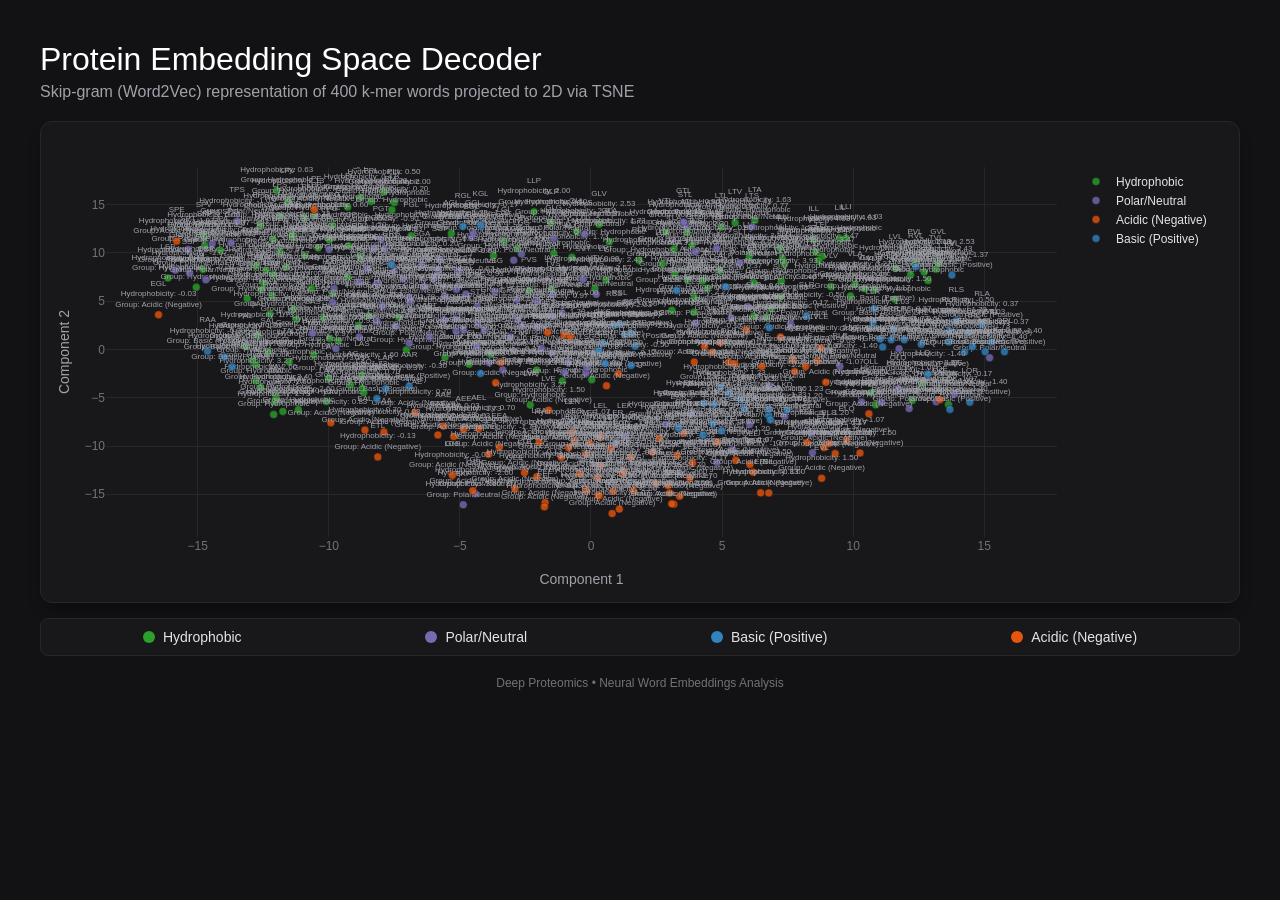
<file: output/protein_embeddings.html>
<!DOCTYPE html>
<html>
<head>
    <title>Deep Proteomics: Protein Embeddings Space</title>
    <script src="https://cdn.plot.ly/plotly-2.24.1.min.js"></script>
    <style>
        body {
            font-family: 'Helvetica Neue', Helvetica, Arial, sans-serif;
            background-color: #121214;
            color: #e4e4e7;
            margin: 0;
            padding: 20px;
        }
        .container {
            max-width: 1200px;
            margin: 0 auto;
        }
        h1 {
            color: #ffffff;
            margin-bottom: 5px;
            font-weight: 500;
        }
        p.subtitle {
            color: #a1a1aa;
            margin-top: 0;
            margin-bottom: 20px;
        }
        #plot-container {
            background-color: #18181b;
            border-radius: 12px;
            padding: 15px;
            box-shadow: 0 10px 15px -3px rgba(0, 0, 0, 0.3);
            border: 1px solid #27272a;
        }
        .footer {
            margin-top: 20px;
            text-align: center;
            font-size: 12px;
            color: #71717a;
        }
        .legend-info {
            margin-top: 15px;
            display: flex;
            justify-content: space-around;
            background-color: #18181b;
            padding: 10px;
            border-radius: 8px;
            border: 1px solid #27272a;
            font-size: 14px;
        }
        .legend-item {
            display: flex;
            align-items: center;
        }
        .legend-color {
            width: 12px;
            height: 12px;
            border-radius: 50%;
            margin-right: 8px;
        }
    </style>
</head>
<body>
    <div class="container">
        <h1>Protein Embedding Space Decoder</h1>
        <p class="subtitle">Skip-gram (Word2Vec) representation of 400 k-mer words projected to 2D via TSNE</p>
        
        <div id="plot-container">
            <div id="plot"></div>
        </div>

        <div class="legend-info">
            <div class="legend-item"><div class="legend-color" style="background-color: #2ca02c;"></div>Hydrophobic</div>
            <div class="legend-item"><div class="legend-color" style="background-color: #756bb1;"></div>Polar/Neutral</div>
            <div class="legend-item"><div class="legend-color" style="background-color: #3182bd;"></div>Basic (Positive)</div>
            <div class="legend-item"><div class="legend-color" style="background-color: #e6550d;"></div>Acidic (Negative)</div>
        </div>
        
        <div class="footer">
            Deep Proteomics &bull; Neural Word Embeddings Analysis
        </div>
    </div>

    <script>
        const rawData = [{"x": 7.298738479614258, "y": 9.457690238952637, "text": "LLL", "hydrophobicity": 3.7999999999999994, "group": "Hydrophobic"}, {"x": -2.647977352142334, "y": 2.409285545349121, "text": "SSS", "hydrophobicity": -0.8000000000000002, "group": "Polar/Neutral"}, {"x": 0.2511683702468872, "y": -13.273502349853516, "text": "EEE", "hydrophobicity": -3.5, "group": "Acidic (Negative)"}, {"x": -11.231036186218262, "y": 3.126948118209839, "text": "AAA", "hydrophobicity": 1.8, "group": "Hydrophobic"}, {"x": -11.397590637207031, "y": 11.600859642028809, "text": "PPP", "hydrophobicity": -1.6000000000000003, "group": "Hydrophobic"}, {"x": -3.8925974369049072, "y": -1.3481711149215698, "text": "SSL", "hydrophobicity": 0.7333333333333333, "group": "Polar/Neutral"}, {"x": 6.685670375823975, "y": 3.3251144886016846, "text": "SLL", "hydrophobicity": 2.2666666666666666, "group": "Hydrophobic"}, {"x": 3.9205174446105957, "y": 3.8445651531219482, "text": "LLS", "hydrophobicity": 2.2666666666666666, "group": "Hydrophobic"}, {"x": -0.19180765748023987, "y": -2.475536584854126, "text": "LSS", "hydrophobicity": 0.7333333333333334, "group": "Polar/Neutral"}, {"x": -2.073671579360962, "y": -2.136504888534546, "text": "LSL", "hydrophobicity": 2.2666666666666666, "group": "Hydrophobic"}, {"x": 4.2606520652771, "y": 7.092533111572266, "text": "ALL", "hydrophobicity": 3.133333333333333, "group": "Hydrophobic"}, {"x": -0.041941601783037186, "y": -9.748136520385742, "text": "LEE", "hydrophobicity": -1.0666666666666667, "group": "Acidic (Negative)"}, {"x": 5.522012233734131, "y": -11.484772682189941, "text": "EEL", "hydrophobicity": -1.0666666666666667, "group": "Acidic (Negative)"}, {"x": 2.7259068489074707, "y": 8.866965293884277, "text": "LLA", "hydrophobicity": 3.1333333333333333, "group": "Hydrophobic"}, {"x": -5.9782514572143555, "y": 7.3553996086120605, "text": "SGS", "hydrophobicity": -0.6666666666666666, "group": "Polar/Neutral"}, {"x": 5.3484344482421875, "y": 3.260228395462036, "text": "SLS", "hydrophobicity": 0.7333333333333334, "group": "Polar/Neutral"}, {"x": -7.510786533355713, "y": 8.18770980834961, "text": "GGG", "hydrophobicity": -0.4000000000000001, "group": "Polar/Neutral"}, {"x": 8.186372756958008, "y": -1.768499732017517, "text": "LLE", "hydrophobicity": 1.3666666666666665, "group": "Acidic (Negative)"}, {"x": 8.887677192687988, "y": -10.159236907958984, "text": "ELL", "hydrophobicity": 1.3666666666666665, "group": "Acidic (Negative)"}, {"x": -10.012693405151367, "y": -2.979623794555664, "text": "LAL", "hydrophobicity": 3.133333333333333, "group": "Hydrophobic"}, {"x": -1.4210848808288574, "y": 9.968201637268066, "text": "LLG", "hydrophobicity": 2.4, "group": "Hydrophobic"}, {"x": -14.449077606201172, "y": 10.961610794067383, "text": "SPS", "hydrophobicity": -1.0666666666666667, "group": "Polar/Neutral"}, {"x": -3.3102922439575195, "y": 11.21540355682373, "text": "LGL", "hydrophobicity": 2.4, "group": "Hydrophobic"}, {"x": -4.335526466369629, "y": 4.476054668426514, "text": "PSS", "hydrophobicity": -1.0666666666666667, "group": "Polar/Neutral"}, {"x": -12.9154634475708, "y": -1.1343255043029785, "text": "AAL", "hydrophobicity": 2.466666666666667, "group": "Hydrophobic"}, {"x": -8.731356620788574, "y": -4.018911361694336, "text": "LAA", "hydrophobicity": 2.4666666666666663, "group": "Hydrophobic"}, {"x": -15.308305740356445, "y": 7.893939971923828, "text": "SSP", "hydrophobicity": -1.0666666666666667, "group": "Polar/Neutral"}, {"x": 14.409982681274414, "y": 1.778537392616272, "text": "RLL", "hydrophobicity": 1.0333333333333332, "group": "Basic (Positive)"}, {"x": -0.5507440567016602, "y": 12.222631454467773, "text": "GLL", "hydrophobicity": 2.4, "group": "Hydrophobic"}, {"x": -8.842824935913086, "y": 1.3002732992172241, "text": "SAS", "hydrophobicity": 0.06666666666666665, "group": "Polar/Neutral"}, {"x": 12.650206565856934, "y": -3.5173096656799316, "text": "LLQ", "hydrophobicity": 1.3666666666666665, "group": "Hydrophobic"}, {"x": -6.36097526550293, "y": 6.529187202453613, "text": "GSG", "hydrophobicity": -0.5333333333333333, "group": "Polar/Neutral"}, {"x": -6.934303283691406, "y": 0.6560593843460083, "text": "ASS", "hydrophobicity": 0.06666666666666665, "group": "Polar/Neutral"}, {"x": -2.173567771911621, "y": 14.260002136230469, "text": "LLP", "hydrophobicity": 2.0, "group": "Hydrophobic"}, {"x": 10.758302688598633, "y": 2.781379461288452, "text": "LLR", "hydrophobicity": 1.0333333333333332, "group": "Basic (Positive)"}, {"x": 3.197232723236084, "y": 7.815351486206055, "text": "ALA", "hydrophobicity": 2.4666666666666663, "group": "Hydrophobic"}, {"x": 10.438497543334961, "y": 6.2984395027160645, "text": "VLL", "hydrophobicity": 3.9333333333333336, "group": "Hydrophobic"}, {"x": -6.949069023132324, "y": 5.420117378234863, "text": "GSS", "hydrophobicity": -0.6666666666666666, "group": "Polar/Neutral"}, {"x": -5.1342010498046875, "y": 6.222373962402344, "text": "SSG", "hydrophobicity": -0.6666666666666666, "group": "Polar/Neutral"}, {"x": -8.155942916870117, "y": 2.918642520904541, "text": "SSA", "hydrophobicity": 0.06666666666666665, "group": "Polar/Neutral"}, {"x": -9.246155738830566, "y": 10.734713554382324, "text": "PGP", "hydrophobicity": -1.2, "group": "Hydrophobic"}, {"x": -8.622771263122559, "y": -8.351520538330078, "text": "EAL", "hydrophobicity": 0.6999999999999998, "group": "Acidic (Negative)"}, {"x": -9.97802448272705, "y": 11.329462051391602, "text": "PPG", "hydrophobicity": -1.2, "group": "Hydrophobic"}, {"x": 6.051545143127441, "y": -7.78347110748291, "text": "LKE", "hydrophobicity": -1.2, "group": "Polar/Neutral"}, {"x": -10.563810348510742, "y": 13.888134002685547, "text": "LPP", "hydrophobicity": 0.19999999999999987, "group": "Hydrophobic"}, {"x": -7.595997333526611, "y": 14.470917701721191, "text": "PLP", "hydrophobicity": 0.19999999999999987, "group": "Hydrophobic"}, {"x": -7.501026630401611, "y": 15.21316909790039, "text": "PLL", "hydrophobicity": 2.0, "group": "Hydrophobic"}, {"x": -14.809341430664062, "y": 8.297527313232422, "text": "PSP", "hydrophobicity": -1.3333333333333333, "group": "Hydrophobic"}, {"x": 8.241552352905273, "y": -9.646194458007812, "text": "ELE", "hydrophobicity": -1.0666666666666667, "group": "Acidic (Negative)"}, {"x": 1.2841064929962158, "y": -8.9954252243042, "text": "LEK", "hydrophobicity": -1.2, "group": "Polar/Neutral"}, {"x": 7.478681564331055, "y": -6.258965969085693, "text": "LLK", "hydrophobicity": 1.2333333333333332, "group": "Basic (Positive)"}, {"x": -4.069897174835205, "y": 2.028280735015869, "text": "TSS", "hydrophobicity": -0.7666666666666666, "group": "Polar/Neutral"}, {"x": 10.674466133117676, "y": -4.4844136238098145, "text": "QLL", "hydrophobicity": 1.3666666666666665, "group": "Hydrophobic"}, {"x": -6.901827812194824, "y": 4.9822845458984375, "text": "GSL", "hydrophobicity": 0.8666666666666666, "group": "Polar/Neutral"}, {"x": 13.307821273803711, "y": -5.196792125701904, "text": "LQE", "hydrophobicity": -1.0666666666666667, "group": "Acidic (Negative)"}, {"x": -9.645423889160156, "y": 0.8692237734794617, "text": "AAS", "hydrophobicity": 0.9333333333333332, "group": "Hydrophobic"}, {"x": -2.8193187713623047, "y": 5.150555610656738, "text": "VSS", "hydrophobicity": 0.8666666666666668, "group": "Polar/Neutral"}, {"x": -5.568254470825195, "y": -0.8308923840522766, "text": "ASL", "hydrophobicity": 1.5999999999999999, "group": "Hydrophobic"}, {"x": 7.260945796966553, "y": 7.056776523590088, "text": "LLV", "hydrophobicity": 3.9333333333333336, "group": "Hydrophobic"}, {"x": -8.736462593078613, "y": -2.6356897354125977, "text": "LAS", "hydrophobicity": 1.5999999999999999, "group": "Hydrophobic"}, {"x": 3.818260908126831, "y": -6.657085418701172, "text": "EKL", "hydrophobicity": -1.2000000000000002, "group": "Polar/Neutral"}, {"x": 12.596192359924316, "y": 0.5502240657806396, "text": "LRL", "hydrophobicity": 1.0333333333333332, "group": "Basic (Positive)"}, {"x": 0.3570554852485657, "y": -9.073502540588379, "text": "LEL", "hydrophobicity": 1.3666666666666665, "group": "Acidic (Negative)"}, {"x": 6.887517929077148, "y": 4.25006103515625, "text": "SLA", "hydrophobicity": 1.5999999999999999, "group": "Hydrophobic"}, {"x": -12.317087173461914, "y": -0.2601691484451294, "text": "SAL", "hydrophobicity": 1.5999999999999999, "group": "Hydrophobic"}, {"x": 5.2745490074157715, "y": -4.585637092590332, "text": "KLL", "hydrophobicity": 1.2333333333333332, "group": "Basic (Positive)"}, {"x": -3.4958760738372803, "y": -10.118037223815918, "text": "EEA", "hydrophobicity": -1.7333333333333334, "group": "Acidic (Negative)"}, {"x": 2.608060359954834, "y": -9.214524269104004, "text": "EEK", "hydrophobicity": -3.6333333333333333, "group": "Acidic (Negative)"}, {"x": -16.137248992919922, "y": 7.399907112121582, "text": "LSP", "hydrophobicity": 0.4666666666666666, "group": "Hydrophobic"}, {"x": 6.2041192054748535, "y": 3.473743200302124, "text": "SLP", "hydrophobicity": 0.4666666666666666, "group": "Hydrophobic"}, {"x": -2.073437213897705, "y": 5.0312089920043945, "text": "SVS", "hydrophobicity": 0.8666666666666668, "group": "Polar/Neutral"}, {"x": 6.042635917663574, "y": 9.659773826599121, "text": "LLT", "hydrophobicity": 2.3, "group": "Hydrophobic"}, {"x": -12.493929862976074, "y": 6.824413776397705, "text": "PAP", "hydrophobicity": -0.46666666666666673, "group": "Hydrophobic"}, {"x": 11.617467880249023, "y": 8.414223670959473, "text": "LVL", "hydrophobicity": 3.9333333333333336, "group": "Hydrophobic"}, {"x": 3.857285261154175, "y": 10.848953247070312, "text": "TLL", "hydrophobicity": 2.3, "group": "Hydrophobic"}, {"x": 4.646105766296387, "y": -7.702208995819092, "text": "KKK", "hydrophobicity": -3.9, "group": "Basic (Positive)"}, {"x": -9.850975036621094, "y": 5.8097758293151855, "text": "AAG", "hydrophobicity": 1.0666666666666667, "group": "Hydrophobic"}, {"x": 3.940985918045044, "y": 5.410212993621826, "text": "ALS", "hydrophobicity": 1.5999999999999999, "group": "Hydrophobic"}, {"x": 7.226855754852295, "y": 1.2950439453125, "text": "SLE", "hydrophobicity": -0.16666666666666666, "group": "Acidic (Negative)"}, {"x": 4.944770812988281, "y": 0.6931027173995972, "text": "LLD", "hydrophobicity": 1.3666666666666665, "group": "Acidic (Negative)"}, {"x": 2.461690664291382, "y": -13.854846000671387, "text": "SEE", "hydrophobicity": -2.6, "group": "Acidic (Negative)"}, {"x": -7.165889739990234, "y": 7.322678089141846, "text": "GGS", "hydrophobicity": -0.5333333333333333, "group": "Polar/Neutral"}, {"x": -1.0951229333877563, "y": -3.2666149139404297, "text": "LSA", "hydrophobicity": 1.5999999999999999, "group": "Hydrophobic"}, {"x": 3.5364463329315186, "y": -8.63679313659668, "text": "EKE", "hydrophobicity": -3.6333333333333333, "group": "Acidic (Negative)"}, {"x": -11.86804485321045, "y": 13.800644874572754, "text": "LPS", "hydrophobicity": 0.46666666666666656, "group": "Hydrophobic"}, {"x": -1.9793431758880615, "y": -9.597552299499512, "text": "LEA", "hydrophobicity": 0.6999999999999998, "group": "Acidic (Negative)"}, {"x": 5.483113765716553, "y": -1.4712377786636353, "text": "DLL", "hydrophobicity": 1.3666666666666665, "group": "Acidic (Negative)"}, {"x": -3.0657761096954346, "y": 1.3116871118545532, "text": "SSV", "hydrophobicity": 0.8666666666666667, "group": "Polar/Neutral"}, {"x": -4.645066261291504, "y": -1.5349270105361938, "text": "PSL", "hydrophobicity": 0.4666666666666665, "group": "Hydrophobic"}, {"x": 4.817604064941406, "y": -9.612872123718262, "text": "KEE", "hydrophobicity": -3.6333333333333333, "group": "Acidic (Negative)"}, {"x": -7.897120475769043, "y": -8.55402660369873, "text": "EAA", "hydrophobicity": 0.03333333333333336, "group": "Acidic (Negative)"}, {"x": 8.226072311401367, "y": 3.480015754699707, "text": "SLR", "hydrophobicity": -0.5, "group": "Basic (Positive)"}, {"x": 12.858197212219238, "y": 7.144140720367432, "text": "SVL", "hydrophobicity": 2.4, "group": "Hydrophobic"}, {"x": 2.9364449977874756, "y": -14.09340763092041, "text": "SSE", "hydrophobicity": -1.7, "group": "Acidic (Negative)"}, {"x": -4.314959526062012, "y": 2.752211093902588, "text": "STS", "hydrophobicity": -0.7666666666666666, "group": "Polar/Neutral"}, {"x": -12.607650756835938, "y": 12.846260070800781, "text": "PPS", "hydrophobicity": -1.3333333333333333, "group": "Hydrophobic"}, {"x": -5.83176326751709, "y": 8.145593643188477, "text": "SGG", "hydrophobicity": -0.5333333333333333, "group": "Polar/Neutral"}, {"x": -9.279744148254395, "y": 14.75721263885498, "text": "LPL", "hydrophobicity": 2.0, "group": "Hydrophobic"}, {"x": -13.729901313781738, "y": 11.052824020385742, "text": "SPG", "hydrophobicity": -0.9333333333333335, "group": "Polar/Neutral"}, {"x": 0.8503357172012329, "y": -14.688942909240723, "text": "EED", "hydrophobicity": -3.5, "group": "Acidic (Negative)"}, {"x": 7.711459159851074, "y": -1.0641076564788818, "text": "ALE", "hydrophobicity": 0.6999999999999998, "group": "Acidic (Negative)"}, {"x": 12.136899948120117, "y": -6.123618125915527, "text": "QQQ", "hydrophobicity": -3.5, "group": "Polar/Neutral"}, {"x": 12.18841552734375, "y": 7.748714923858643, "text": "AVL", "hydrophobicity": 3.266666666666667, "group": "Hydrophobic"}, {"x": 3.9779767990112305, "y": 10.129890441894531, "text": "TLS", "hydrophobicity": 0.7666666666666666, "group": "Polar/Neutral"}, {"x": -2.9472815990448, "y": 9.248204231262207, "text": "LGS", "hydrophobicity": 0.8666666666666666, "group": "Polar/Neutral"}, {"x": -5.839461803436279, "y": -8.85571575164795, "text": "EAE", "hydrophobicity": -1.7333333333333334, "group": "Acidic (Negative)"}, {"x": -9.989129066467285, "y": 10.355842590332031, "text": "GPG", "hydrophobicity": -0.7999999999999999, "group": "Polar/Neutral"}, {"x": 5.380512714385986, "y": -10.395622253417969, "text": "KEL", "hydrophobicity": -1.2000000000000002, "group": "Polar/Neutral"}, {"x": 4.976669788360596, "y": 12.690181732177734, "text": "LTL", "hydrophobicity": 2.3, "group": "Hydrophobic"}, {"x": -5.14690637588501, "y": 1.8984179496765137, "text": "SST", "hydrophobicity": -0.7666666666666666, "group": "Polar/Neutral"}, {"x": 5.9793195724487305, "y": 4.4366135597229, "text": "SLG", "hydrophobicity": 0.8666666666666667, "group": "Polar/Neutral"}, {"x": -1.0265305042266846, "y": 1.4943104982376099, "text": "SDS", "hydrophobicity": -1.7, "group": "Acidic (Negative)"}, {"x": -4.5610127449035645, "y": 11.587373733520508, "text": "SGL", "hydrophobicity": 0.8666666666666666, "group": "Polar/Neutral"}, {"x": 13.635846138000488, "y": -5.703220367431641, "text": "LQA", "hydrophobicity": 0.6999999999999998, "group": "Hydrophobic"}, {"x": -0.7281313538551331, "y": 9.550861358642578, "text": "ALG", "hydrophobicity": 1.7333333333333332, "group": "Hydrophobic"}, {"x": -11.161394119262695, "y": -6.2432050704956055, "text": "AAV", "hydrophobicity": 2.6, "group": "Hydrophobic"}, {"x": -11.63293743133545, "y": 8.531817436218262, "text": "APG", "hydrophobicity": -0.0666666666666667, "group": "Hydrophobic"}, {"x": -9.876996040344238, "y": 12.856746673583984, "text": "LPG", "hydrophobicity": 0.6, "group": "Hydrophobic"}, {"x": 0.32149362564086914, "y": -15.170082092285156, "text": "EDE", "hydrophobicity": -3.5, "group": "Acidic (Negative)"}, {"x": -11.854960441589355, "y": 10.152938842773438, "text": "PPA", "hydrophobicity": -0.46666666666666673, "group": "Hydrophobic"}, {"x": -1.6529055833816528, "y": 1.754187822341919, "text": "DSS", "hydrophobicity": -1.7, "group": "Acidic (Negative)"}, {"x": -0.24245144426822662, "y": 11.93543529510498, "text": "GLS", "hydrophobicity": 0.8666666666666666, "group": "Polar/Neutral"}, {"x": -0.1514032930135727, "y": -1.8610345125198364, "text": "LSG", "hydrophobicity": 0.8666666666666667, "group": "Polar/Neutral"}, {"x": -0.7841750383377075, "y": 1.3499038219451904, "text": "SSD", "hydrophobicity": -1.7, "group": "Acidic (Negative)"}, {"x": -9.796940803527832, "y": 6.317863464355469, "text": "GAG", "hydrophobicity": 0.3333333333333333, "group": "Polar/Neutral"}, {"x": 0.5920292735099792, "y": -3.764072895050049, "text": "LSE", "hydrophobicity": -0.16666666666666666, "group": "Acidic (Negative)"}, {"x": -7.8750152587890625, "y": 10.404123306274414, "text": "PGS", "hydrophobicity": -0.9333333333333332, "group": "Polar/Neutral"}, {"x": -14.137307167053223, "y": 10.27596664428711, "text": "SPA", "hydrophobicity": -0.2000000000000001, "group": "Hydrophobic"}, {"x": -5.56508207321167, "y": 5.504197597503662, "text": "ASG", "hydrophobicity": 0.19999999999999998, "group": "Polar/Neutral"}, {"x": 9.895771026611328, "y": 5.551179885864258, "text": "VLS", "hydrophobicity": 2.4, "group": "Hydrophobic"}, {"x": -12.246318817138672, "y": 3.663656234741211, "text": "PAA", "hydrophobicity": 0.6666666666666666, "group": "Hydrophobic"}, {"x": -10.405728340148926, "y": 10.5108003616333, "text": "GPP", "hydrophobicity": -1.2, "group": "Hydrophobic"}, {"x": -6.716948509216309, "y": -6.559440612792969, "text": "LAE", "hydrophobicity": 0.6999999999999998, "group": "Acidic (Negative)"}, {"x": 1.2852065563201904, "y": 1.5796492099761963, "text": "SRS", "hydrophobicity": -2.033333333333333, "group": "Basic (Positive)"}, {"x": 12.253366470336914, "y": -5.280476093292236, "text": "LQL", "hydrophobicity": 1.3666666666666665, "group": "Hydrophobic"}, {"x": 11.75039005279541, "y": 0.0864715501666069, "text": "LRE", "hydrophobicity": -1.4000000000000001, "group": "Polar/Neutral"}, {"x": -10.216153144836426, "y": 3.2981410026550293, "text": "SAA", "hydrophobicity": 0.9333333333333332, "group": "Hydrophobic"}, {"x": 4.273627758026123, "y": -8.878763198852539, "text": "KEK", "hydrophobicity": -3.766666666666667, "group": "Basic (Positive)"}, {"x": -9.962624549865723, "y": 1.1565394401550293, "text": "PAS", "hydrophobicity": -0.20000000000000004, "group": "Hydrophobic"}, {"x": 5.674862861633301, "y": 8.966459274291992, "text": "SLT", "hydrophobicity": 0.7666666666666666, "group": "Polar/Neutral"}, {"x": 7.608610153198242, "y": 2.6935718059539795, "text": "SLQ", "hydrophobicity": -0.16666666666666666, "group": "Polar/Neutral"}, {"x": 11.452908515930176, "y": 0.9959924817085266, "text": "LRR", "hydrophobicity": -1.7333333333333334, "group": "Basic (Positive)"}, {"x": -4.356968879699707, "y": 0.274740993976593, "text": "TSL", "hydrophobicity": 0.7666666666666666, "group": "Polar/Neutral"}, {"x": 0.8078057169914246, "y": -16.990951538085938, "text": "EDL", "hydrophobicity": -1.0666666666666667, "group": "Acidic (Negative)"}, {"x": -0.17979736626148224, "y": -14.611675262451172, "text": "DEE", "hydrophobicity": -3.5, "group": "Acidic (Negative)"}, {"x": -3.637077808380127, "y": -3.449819803237915, "text": "ESL", "hydrophobicity": -0.16666666666666666, "group": "Acidic (Negative)"}, {"x": -6.858993053436279, "y": 11.783709526062012, "text": "PGL", "hydrophobicity": 0.6, "group": "Hydrophobic"}, {"x": 11.02682113647461, "y": 1.085236668586731, "text": "LRA", "hydrophobicity": 0.36666666666666664, "group": "Basic (Positive)"}, {"x": -8.798354148864746, "y": 9.619953155517578, "text": "PGA", "hydrophobicity": -0.06666666666666665, "group": "Hydrophobic"}, {"x": -5.324729919433594, "y": 12.016898155212402, "text": "AGL", "hydrophobicity": 1.7333333333333332, "group": "Hydrophobic"}, {"x": -4.859494209289551, "y": -8.27755069732666, "text": "AEE", "hydrophobicity": -1.7333333333333334, "group": "Acidic (Negative)"}, {"x": -4.279726505279541, "y": -8.193443298339844, "text": "AEL", "hydrophobicity": 0.6999999999999998, "group": "Acidic (Negative)"}, {"x": 4.631067752838135, "y": -0.29225170612335205, "text": "LDL", "hydrophobicity": 1.3666666666666665, "group": "Acidic (Negative)"}, {"x": -8.79827880859375, "y": 15.748435974121094, "text": "SPL", "hydrophobicity": 0.4666666666666665, "group": "Hydrophobic"}, {"x": -1.4250843524932861, "y": 11.509320259094238, "text": "GLG", "hydrophobicity": 1.0, "group": "Polar/Neutral"}, {"x": -9.28812026977539, "y": 7.489861965179443, "text": "AGA", "hydrophobicity": 1.0666666666666667, "group": "Hydrophobic"}, {"x": 6.780614852905273, "y": -6.869011402130127, "text": "LKK", "hydrophobicity": -1.3333333333333333, "group": "Basic (Positive)"}, {"x": 11.949223518371582, "y": 0.9968065023422241, "text": "LRS", "hydrophobicity": -0.5000000000000001, "group": "Basic (Positive)"}, {"x": 5.136185169219971, "y": 6.486790180206299, "text": "ALR", "hydrophobicity": 0.36666666666666653, "group": "Basic (Positive)"}, {"x": -10.096896171569824, "y": -5.390666961669922, "text": "LAV", "hydrophobicity": 3.266666666666667, "group": "Hydrophobic"}, {"x": 15.203614234924316, "y": -0.8546498417854309, "text": "ERL", "hydrophobicity": -1.4000000000000001, "group": "Polar/Neutral"}, {"x": -0.6294422149658203, "y": -9.54605770111084, "text": "LES", "hydrophobicity": -0.16666666666666674, "group": "Acidic (Negative)"}, {"x": -11.343780517578125, "y": 4.1945295333862305, "text": "GAA", "hydrophobicity": 1.0666666666666667, "group": "Hydrophobic"}, {"x": 1.528351902961731, "y": -1.657608985900879, "text": "LSR", "hydrophobicity": -0.5, "group": "Basic (Positive)"}, {"x": -13.976734161376953, "y": -0.7701804637908936, "text": "RAL", "hydrophobicity": 0.36666666666666653, "group": "Basic (Positive)"}, {"x": 6.797893524169922, "y": 2.247685670852661, "text": "SLK", "hydrophobicity": -0.3, "group": "Basic (Positive)"}, {"x": 9.073531150817871, "y": -9.740571022033691, "text": "ELS", "hydrophobicity": -0.16666666666666674, "group": "Acidic (Negative)"}, {"x": 13.651158332824707, "y": 0.7650984525680542, "text": "RRR", "hydrophobicity": -4.5, "group": "Basic (Positive)"}, {"x": -3.829132556915283, "y": -0.5170360207557678, "text": "VSL", "hydrophobicity": 2.4, "group": "Hydrophobic"}, {"x": -12.786377906799316, "y": -1.5875608921051025, "text": "QAL", "hydrophobicity": 0.6999999999999998, "group": "Hydrophobic"}, {"x": -10.930086135864258, "y": 13.604968070983887, "text": "LPA", "hydrophobicity": 1.3333333333333333, "group": "Hydrophobic"}, {"x": 6.144343376159668, "y": 12.71298599243164, "text": "LTS", "hydrophobicity": 0.7666666666666666, "group": "Polar/Neutral"}, {"x": 8.798161506652832, "y": -13.348489761352539, "text": "EVL", "hydrophobicity": 1.5, "group": "Acidic (Negative)"}, {"x": 6.062641620635986, "y": -11.909891128540039, "text": "QEL", "hydrophobicity": -1.0666666666666667, "group": "Acidic (Negative)"}, {"x": 1.0933351516723633, "y": 2.608708381652832, "text": "RSL", "hydrophobicity": -0.5, "group": "Basic (Positive)"}, {"x": -1.5332850217819214, "y": 13.166723251342773, "text": "GLP", "hydrophobicity": 0.6, "group": "Hydrophobic"}, {"x": 3.5940072536468506, "y": 12.842920303344727, "text": "STL", "hydrophobicity": 0.7666666666666666, "group": "Polar/Neutral"}, {"x": 5.841270446777344, "y": -6.1487812995910645, "text": "LKL", "hydrophobicity": 1.2333333333333332, "group": "Basic (Positive)"}, {"x": -8.86970043182373, "y": 2.4963417053222656, "text": "ASA", "hydrophobicity": 0.9333333333333332, "group": "Hydrophobic"}, {"x": 0.7002821564674377, "y": 11.147183418273926, "text": "GLA", "hydrophobicity": 1.7333333333333334, "group": "Hydrophobic"}, {"x": -1.5062203407287598, "y": 6.2523627281188965, "text": "LVS", "hydrophobicity": 2.4, "group": "Hydrophobic"}, {"x": 8.632585525512695, "y": -1.1991907358169556, "text": "GLE", "hydrophobicity": -0.03333333333333336, "group": "Acidic (Negative)"}, {"x": -12.060100555419922, "y": -5.440487384796143, "text": "AVA", "hydrophobicity": 2.6, "group": "Hydrophobic"}, {"x": -14.690319061279297, "y": 7.2118940353393555, "text": "GSP", "hydrophobicity": -0.9333333333333335, "group": "Polar/Neutral"}, {"x": 8.569573402404785, "y": 10.119514465332031, "text": "FLL", "hydrophobicity": 3.4666666666666663, "group": "Hydrophobic"}, {"x": -14.72887134552002, "y": 10.794161796569824, "text": "SPP", "hydrophobicity": -1.3333333333333333, "group": "Hydrophobic"}, {"x": 8.772733688354492, "y": 0.15399636328220367, "text": "VLE", "hydrophobicity": 1.5, "group": "Acidic (Negative)"}, {"x": -0.8494361639022827, "y": -10.170583724975586, "text": "LED", "hydrophobicity": -1.0666666666666667, "group": "Acidic (Negative)"}, {"x": -12.725971221923828, "y": 1.4918383359909058, "text": "GAL", "hydrophobicity": 1.7333333333333332, "group": "Hydrophobic"}, {"x": 0.9373894333839417, "y": -9.765795707702637, "text": "LER", "hydrophobicity": -1.4000000000000001, "group": "Polar/Neutral"}, {"x": -3.720351457595825, "y": 9.707541465759277, "text": "LGA", "hydrophobicity": 1.7333333333333334, "group": "Hydrophobic"}, {"x": -12.119063377380371, "y": 7.768279552459717, "text": "APA", "hydrophobicity": 0.6666666666666666, "group": "Hydrophobic"}, {"x": 10.069665908813477, "y": 6.7465291023254395, "text": "VLA", "hydrophobicity": 3.266666666666667, "group": "Hydrophobic"}, {"x": -4.486054420471191, "y": 12.033068656921387, "text": "GGL", "hydrophobicity": 1.0, "group": "Polar/Neutral"}, {"x": -8.275260925292969, "y": 10.466241836547852, "text": "PGG", "hydrophobicity": -0.7999999999999999, "group": "Polar/Neutral"}, {"x": -1.7481777667999268, "y": -15.86788272857666, "text": "PEE", "hydrophobicity": -2.8666666666666667, "group": "Acidic (Negative)"}, {"x": 1.6867624521255493, "y": 0.34304866194725037, "text": "SSR", "hydrophobicity": -2.033333333333333, "group": "Basic (Positive)"}, {"x": 14.250732421875, "y": -0.2589459717273712, "text": "SRL", "hydrophobicity": -0.5, "group": "Basic (Positive)"}, {"x": 4.789134502410889, "y": 10.453792572021484, "text": "TLT", "hydrophobicity": 0.7999999999999998, "group": "Polar/Neutral"}, {"x": 4.697438716888428, "y": -5.706888198852539, "text": "KKL", "hydrophobicity": -1.3333333333333333, "group": "Basic (Positive)"}, {"x": 3.089003562927246, "y": 4.0517473220825195, "text": "PLS", "hydrophobicity": 0.46666666666666656, "group": "Hydrophobic"}, {"x": -4.773837089538574, "y": 5.739501953125, "text": "PSG", "hydrophobicity": -0.9333333333333335, "group": "Polar/Neutral"}, {"x": 6.191800594329834, "y": -12.724205017089844, "text": "QEE", "hydrophobicity": -3.5, "group": "Acidic (Negative)"}, {"x": 10.601003646850586, "y": -6.666563034057617, "text": "EQL", "hydrophobicity": -1.0666666666666667, "group": "Acidic (Negative)"}, {"x": -13.68578052520752, "y": -1.7950677871704102, "text": "KAL", "hydrophobicity": 0.5666666666666668, "group": "Basic (Positive)"}, {"x": -11.569282531738281, "y": 15.33191967010498, "text": "LPV", "hydrophobicity": 2.1333333333333333, "group": "Hydrophobic"}, {"x": -10.57733154296875, "y": -0.5499172806739807, "text": "TAA", "hydrophobicity": 0.9666666666666668, "group": "Hydrophobic"}, {"x": -15.803221702575684, "y": 11.222973823547363, "text": "SPE", "hydrophobicity": -1.9666666666666668, "group": "Acidic (Negative)"}, {"x": -9.16586685180664, "y": -3.6641457080841064, "text": "LAG", "hydrophobicity": 1.7333333333333332, "group": "Hydrophobic"}, {"x": -7.894639492034912, "y": 16.31924057006836, "text": "TPL", "hydrophobicity": 0.5, "group": "Hydrophobic"}, {"x": -13.18515682220459, "y": 0.3189326226711273, "text": "PAL", "hydrophobicity": 1.3333333333333333, "group": "Hydrophobic"}, {"x": 0.028214750811457634, "y": -3.1317546367645264, "text": "LSV", "hydrophobicity": 2.4, "group": "Hydrophobic"}, {"x": 14.550745010375977, "y": 0.31839966773986816, "text": "RRL", "hydrophobicity": -1.7333333333333334, "group": "Basic (Positive)"}, {"x": -8.387920379638672, "y": 15.33462142944336, "text": "PPL", "hydrophobicity": 0.19999999999999987, "group": "Hydrophobic"}, {"x": -12.601187705993652, "y": -3.9115569591522217, "text": "VAA", "hydrophobicity": 2.6, "group": "Hydrophobic"}, {"x": -8.144352912902832, "y": 6.863056659698486, "text": "AGS", "hydrophobicity": 0.19999999999999996, "group": "Polar/Neutral"}, {"x": -8.862306594848633, "y": 6.973939418792725, "text": "AGG", "hydrophobicity": 0.3333333333333333, "group": "Polar/Neutral"}, {"x": 13.932607650756836, "y": 2.983870506286621, "text": "RLS", "hydrophobicity": -0.5000000000000001, "group": "Basic (Positive)"}, {"x": -12.574982643127441, "y": 6.170755863189697, "text": "AAP", "hydrophobicity": 0.6666666666666666, "group": "Hydrophobic"}, {"x": 9.3150634765625, "y": -10.786368370056152, "text": "ELA", "hydrophobicity": 0.6999999999999998, "group": "Acidic (Negative)"}, {"x": 3.158705472946167, "y": -16.03647804260254, "text": "ESS", "hydrophobicity": -1.7, "group": "Acidic (Negative)"}, {"x": 4.448479652404785, "y": 6.3480939865112305, "text": "ALQ", "hydrophobicity": 0.6999999999999998, "group": "Hydrophobic"}, {"x": 3.770446538925171, "y": -13.344735145568848, "text": "SEL", "hydrophobicity": -0.16666666666666666, "group": "Acidic (Negative)"}, {"x": 4.801480770111084, "y": -11.700252532958984, "text": "REL", "hydrophobicity": -1.4000000000000001, "group": "Polar/Neutral"}, {"x": -5.234613418579102, "y": -9.01707649230957, "text": "AEA", "hydrophobicity": 0.03333333333333336, "group": "Acidic (Negative)"}, {"x": 0.37067314982414246, "y": -12.04041576385498, "text": "EEV", "hydrophobicity": -0.9333333333333332, "group": "Acidic (Negative)"}, {"x": 9.730899810791016, "y": 11.558544158935547, "text": "LLI", "hydrophobicity": 4.033333333333333, "group": "Hydrophobic"}, {"x": -12.394397735595703, "y": 8.20368766784668, "text": "APP", "hydrophobicity": -0.46666666666666673, "group": "Hydrophobic"}, {"x": -8.131401062011719, "y": -11.127854347229004, "text": "ETL", "hydrophobicity": -0.13333333333333344, "group": "Acidic (Negative)"}, {"x": 8.449460983276367, "y": -10.693187713623047, "text": "ELR", "hydrophobicity": -1.4000000000000001, "group": "Polar/Neutral"}, {"x": -15.056642532348633, "y": 6.445968151092529, "text": "ASP", "hydrophobicity": -0.20000000000000004, "group": "Hydrophobic"}, {"x": -2.6497690677642822, "y": 9.896541595458984, "text": "LGG", "hydrophobicity": 1.0, "group": "Polar/Neutral"}, {"x": 7.2121734619140625, "y": 5.402561187744141, "text": "SLV", "hydrophobicity": 2.4, "group": "Hydrophobic"}, {"x": 8.49554443359375, "y": 11.390527725219727, "text": "ILL", "hydrophobicity": 4.033333333333334, "group": "Hydrophobic"}, {"x": 9.751248359680176, "y": -9.368898391723633, "text": "ELQ", "hydrophobicity": -1.0666666666666667, "group": "Acidic (Negative)"}, {"x": -12.77802562713623, "y": -3.2687511444091797, "text": "VAL", "hydrophobicity": 3.266666666666667, "group": "Hydrophobic"}, {"x": 3.6633479595184326, "y": 12.088923454284668, "text": "ATL", "hydrophobicity": 1.6333333333333335, "group": "Hydrophobic"}, {"x": 1.2077000141143799, "y": -12.889739036560059, "text": "VEE", "hydrophobicity": -0.9333333333333332, "group": "Acidic (Negative)"}, {"x": -10.559686660766602, "y": 14.507905960083008, "text": "LPE", "hydrophobicity": -0.4333333333333334, "group": "Acidic (Negative)"}, {"x": 13.665756225585938, "y": 1.9247859716415405, "text": "RLR", "hydrophobicity": -1.7333333333333334, "group": "Basic (Positive)"}, {"x": 0.7591240406036377, "y": -10.274825096130371, "text": "LEQ", "hydrophobicity": -1.0666666666666667, "group": "Acidic (Negative)"}, {"x": -1.6163697242736816, "y": -6.285786151885986, "text": "LVE", "hydrophobicity": 1.5, "group": "Acidic (Negative)"}, {"x": 3.379558801651001, "y": -15.199277877807617, "text": "SES", "hydrophobicity": -1.7, "group": "Acidic (Negative)"}, {"x": -16.494327545166016, "y": 3.5968172550201416, "text": "EGL", "hydrophobicity": -0.03333333333333336, "group": "Acidic (Negative)"}, {"x": 8.400572776794434, "y": -8.69076919555664, "text": "ELK", "hydrophobicity": -1.2, "group": "Polar/Neutral"}, {"x": -1.1286441087722778, "y": -11.163558959960938, "text": "LEG", "hydrophobicity": -0.0333333333333334, "group": "Acidic (Negative)"}, {"x": 11.124167442321777, "y": 0.25893399119377136, "text": "LRK", "hydrophobicity": -1.5333333333333332, "group": "Basic (Positive)"}, {"x": 5.724197864532471, "y": -5.189820289611816, "text": "KLK", "hydrophobicity": -1.3333333333333333, "group": "Basic (Positive)"}, {"x": -2.809133291244507, "y": 10.439846992492676, "text": "LGP", "hydrophobicity": 0.6, "group": "Hydrophobic"}, {"x": -3.4257137775421143, "y": -1.3476344347000122, "text": "DSL", "hydrophobicity": -0.16666666666666666, "group": "Acidic (Negative)"}, {"x": 0.3082456588745117, "y": 12.963676452636719, "text": "GLV", "hydrophobicity": 2.533333333333333, "group": "Hydrophobic"}, {"x": -0.4220903515815735, "y": -12.910283088684082, "text": "EEG", "hydrophobicity": -2.466666666666667, "group": "Acidic (Negative)"}, {"x": 9.49642276763916, "y": -1.7546292543411255, "text": "RLE", "hydrophobicity": -1.4000000000000001, "group": "Polar/Neutral"}, {"x": -8.476420402526855, "y": 3.5219566822052, "text": "PSA", "hydrophobicity": -0.2000000000000001, "group": "Hydrophobic"}, {"x": 13.168004989624023, "y": -5.40529203414917, "text": "LQQ", "hydrophobicity": -1.0666666666666667, "group": "Polar/Neutral"}, {"x": 0.88350510597229, "y": 2.5217673778533936, "text": "RSS", "hydrophobicity": -2.033333333333333, "group": "Basic (Positive)"}, {"x": 6.773125171661377, "y": -3.7552292346954346, "text": "KLE", "hydrophobicity": -1.2, "group": "Polar/Neutral"}, {"x": -5.633489608764648, "y": -7.938859462738037, "text": "AAE", "hydrophobicity": 0.03333333333333336, "group": "Acidic (Negative)"}, {"x": -11.51147174835205, "y": -1.3036272525787354, "text": "TAL", "hydrophobicity": 1.6333333333333335, "group": "Hydrophobic"}, {"x": 10.799036026000977, "y": 6.197181224822998, "text": "VLG", "hydrophobicity": 2.533333333333333, "group": "Hydrophobic"}, {"x": -7.6114935874938965, "y": 8.784950256347656, "text": "GRG", "hydrophobicity": -1.7666666666666668, "group": "Basic (Positive)"}, {"x": 3.2665748596191406, "y": 6.121608734130859, "text": "ALK", "hydrophobicity": 0.5666666666666665, "group": "Basic (Positive)"}, {"x": 3.5397908687591553, "y": 13.213837623596191, "text": "GTL", "hydrophobicity": 0.8999999999999999, "group": "Polar/Neutral"}, {"x": -2.318418264389038, "y": -5.7599005699157715, "text": "LVA", "hydrophobicity": 3.266666666666667, "group": "Hydrophobic"}, {"x": 8.820561408996582, "y": 9.65785026550293, "text": "LFL", "hydrophobicity": 3.4666666666666663, "group": "Hydrophobic"}, {"x": -6.448930263519287, "y": 8.795903205871582, "text": "SGA", "hydrophobicity": 0.19999999999999996, "group": "Polar/Neutral"}, {"x": 6.521921634674072, "y": -1.7664721012115479, "text": "DLE", "hydrophobicity": -1.0666666666666667, "group": "Acidic (Negative)"}, {"x": -6.93349027633667, "y": -3.7758853435516357, "text": "AAR", "hydrophobicity": -0.3, "group": "Basic (Positive)"}, {"x": 7.207921981811523, "y": 10.495043754577637, "text": "NLL", "hydrophobicity": 1.3666666666666665, "group": "Hydrophobic"}, {"x": -1.4911288022994995, "y": 3.4177510738372803, "text": "ISS", "hydrophobicity": 0.9666666666666668, "group": "Polar/Neutral"}, {"x": -5.050070762634277, "y": 8.127586364746094, "text": "SGT", "hydrophobicity": -0.6333333333333334, "group": "Polar/Neutral"}, {"x": -1.4544886350631714, "y": 5.6893815994262695, "text": "TVS", "hydrophobicity": 0.9, "group": "Polar/Neutral"}, {"x": 2.352112293243408, "y": -10.634515762329102, "text": "EER", "hydrophobicity": -3.8333333333333335, "group": "Acidic (Negative)"}, {"x": 6.219196796417236, "y": 6.916145324707031, "text": "ALV", "hydrophobicity": 3.266666666666667, "group": "Hydrophobic"}, {"x": 0.538995623588562, "y": -1.4554779529571533, "text": "LSK", "hydrophobicity": -0.3, "group": "Basic (Positive)"}, {"x": 3.079925537109375, "y": -15.988431930541992, "text": "EES", "hydrophobicity": -2.6, "group": "Acidic (Negative)"}, {"x": 13.864603042602539, "y": -4.629387855529785, "text": "LQS", "hydrophobicity": -0.16666666666666674, "group": "Polar/Neutral"}, {"x": 6.841307163238525, "y": -7.275352954864502, "text": "LKA", "hydrophobicity": 0.5666666666666667, "group": "Basic (Positive)"}, {"x": 6.786731243133545, "y": -6.200048446655273, "text": "LKS", "hydrophobicity": -0.30000000000000004, "group": "Basic (Positive)"}, {"x": -1.472185492515564, "y": -0.3435108959674835, "text": "SSQ", "hydrophobicity": -1.7, "group": "Polar/Neutral"}, {"x": -14.626944541931152, "y": -0.1854640394449234, "text": "RAA", "hydrophobicity": -0.30000000000000004, "group": "Basic (Positive)"}, {"x": -4.411902904510498, "y": -14.943403244018555, "text": "GEK", "hydrophobicity": -2.6, "group": "Polar/Neutral"}, {"x": -6.1648268699646, "y": 1.3331143856048584, "text": "AST", "hydrophobicity": 0.10000000000000002, "group": "Polar/Neutral"}, {"x": 5.260493755340576, "y": -1.3224992752075195, "text": "DLS", "hydrophobicity": -0.16666666666666674, "group": "Acidic (Negative)"}, {"x": 13.690730094909668, "y": -6.205491065979004, "text": "LQK", "hydrophobicity": -1.2, "group": "Basic (Positive)"}, {"x": -12.759332656860352, "y": 8.676172256469727, "text": "APS", "hydrophobicity": -0.20000000000000004, "group": "Hydrophobic"}, {"x": 1.6221623420715332, "y": -14.628957748413086, "text": "SED", "hydrophobicity": -2.6, "group": "Acidic (Negative)"}, {"x": 6.247887134552002, "y": 13.363484382629395, "text": "LTA", "hydrophobicity": 1.633333333333333, "group": "Hydrophobic"}, {"x": 3.6700706481933594, "y": 7.252079010009766, "text": "ALP", "hydrophobicity": 1.3333333333333333, "group": "Hydrophobic"}, {"x": -0.9970077872276306, "y": -2.4308393001556396, "text": "LST", "hydrophobicity": 0.7666666666666666, "group": "Polar/Neutral"}, {"x": -4.216378688812256, "y": -2.4821321964263916, "text": "KSL", "hydrophobicity": -0.3000000000000001, "group": "Basic (Positive)"}, {"x": 3.3405468463897705, "y": -8.106451988220215, "text": "EKK", "hydrophobicity": -3.766666666666667, "group": "Basic (Positive)"}, {"x": -0.8793002367019653, "y": -1.3487712144851685, "text": "LSQ", "hydrophobicity": -0.16666666666666666, "group": "Polar/Neutral"}, {"x": -7.040311336517334, "y": -0.031131623312830925, "text": "ASV", "hydrophobicity": 1.7333333333333334, "group": "Hydrophobic"}, {"x": 9.499831199645996, "y": 11.48050594329834, "text": "LIL", "hydrophobicity": 4.033333333333334, "group": "Hydrophobic"}, {"x": 11.714948654174805, "y": -4.063068389892578, "text": "QLQ", "hydrophobicity": -1.0666666666666667, "group": "Polar/Neutral"}, {"x": -10.622949600219727, "y": 1.6887645721435547, "text": "GAS", "hydrophobicity": 0.19999999999999996, "group": "Polar/Neutral"}, {"x": -10.668370246887207, "y": 6.321488380432129, "text": "PAG", "hydrophobicity": -0.0666666666666667, "group": "Hydrophobic"}, {"x": 0.15242047607898712, "y": 6.317935943603516, "text": "VTV", "hydrophobicity": 2.566666666666667, "group": "Hydrophobic"}, {"x": 11.080873489379883, "y": -5.480566024780273, "text": "QQL", "hydrophobicity": -1.0666666666666667, "group": "Polar/Neutral"}, {"x": 13.162440299987793, "y": 8.322026252746582, "text": "TVL", "hydrophobicity": 2.433333333333333, "group": "Hydrophobic"}, {"x": 11.547408103942871, "y": 2.0566275119781494, "text": "LRG", "hydrophobicity": -0.3666666666666667, "group": "Basic (Positive)"}, {"x": 12.35955810546875, "y": 8.975858688354492, "text": "PVL", "hydrophobicity": 2.1333333333333333, "group": "Hydrophobic"}, {"x": 14.91738510131836, "y": 2.5491597652435303, "text": "RLA", "hydrophobicity": 0.36666666666666664, "group": "Basic (Positive)"}, {"x": -3.9032278060913086, "y": -10.841678619384766, "text": "SEA", "hydrophobicity": -0.8333333333333334, "group": "Acidic (Negative)"}, {"x": 14.448465347290039, "y": -5.467837333679199, "text": "LQR", "hydrophobicity": -1.4000000000000001, "group": "Basic (Positive)"}, {"x": -12.104190826416016, "y": -6.732751369476318, "text": "AVS", "hydrophobicity": 1.7333333333333334, "group": "Hydrophobic"}, {"x": 8.68159008026123, "y": 9.23037052154541, "text": "LLF", "hydrophobicity": 3.4666666666666663, "group": "Hydrophobic"}, {"x": 12.7092924118042, "y": 8.02668571472168, "text": "VVL", "hydrophobicity": 4.066666666666666, "group": "Hydrophobic"}, {"x": -5.597376823425293, "y": 3.057847261428833, "text": "STG", "hydrophobicity": -0.6333333333333333, "group": "Polar/Neutral"}, {"x": 5.924531936645508, "y": 2.023149013519287, "text": "SLD", "hydrophobicity": -0.16666666666666666, "group": "Acidic (Negative)"}, {"x": 4.331333160400391, "y": 0.3094610869884491, "text": "LDS", "hydrophobicity": -0.16666666666666674, "group": "Acidic (Negative)"}, {"x": -1.7764875888824463, "y": -16.29763412475586, "text": "PEL", "hydrophobicity": -0.4333333333333333, "group": "Acidic (Negative)"}, {"x": 13.766413688659668, "y": 7.704738616943359, "text": "KVL", "hydrophobicity": 1.3666666666666665, "group": "Basic (Positive)"}, {"x": -3.6755130290985107, "y": 5.998996257781982, "text": "VSG", "hydrophobicity": 1.0000000000000002, "group": "Polar/Neutral"}, {"x": 0.568511962890625, "y": 7.191582679748535, "text": "LVT", "hydrophobicity": 2.433333333333333, "group": "Hydrophobic"}, {"x": -8.524886131286621, "y": 8.363415718078613, "text": "GGA", "hydrophobicity": 0.3333333333333333, "group": "Polar/Neutral"}, {"x": 3.284882068634033, "y": -10.972273826599121, "text": "ERE", "hydrophobicity": -3.8333333333333335, "group": "Acidic (Negative)"}, {"x": -1.1014646291732788, "y": 3.7873775959014893, "text": "TIS", "hydrophobicity": 1.0, "group": "Polar/Neutral"}, {"x": -7.8380303382873535, "y": -4.065708160400391, "text": "LAR", "hydrophobicity": 0.36666666666666653, "group": "Basic (Positive)"}, {"x": 7.374311447143555, "y": 8.811927795410156, "text": "LLN", "hydrophobicity": 1.3666666666666665, "group": "Hydrophobic"}, {"x": 2.860006332397461, "y": 12.148326873779297, "text": "VTL", "hydrophobicity": 2.433333333333333, "group": "Hydrophobic"}, {"x": 1.04439115524292, "y": -2.5078768730163574, "text": "LSD", "hydrophobicity": -0.16666666666666666, "group": "Acidic (Negative)"}, {"x": 1.5417101383209229, "y": 1.6855578422546387, "text": "RSR", "hydrophobicity": -3.266666666666667, "group": "Basic (Positive)"}, {"x": -13.114130973815918, "y": 5.267850399017334, "text": "SAP", "hydrophobicity": -0.20000000000000004, "group": "Hydrophobic"}, {"x": 3.174297332763672, "y": 10.419973373413086, "text": "TLA", "hydrophobicity": 1.633333333333333, "group": "Hydrophobic"}, {"x": 9.149652481079102, "y": 6.517440319061279, "text": "VLV", "hydrophobicity": 4.066666666666666, "group": "Hydrophobic"}, {"x": 8.957663536071777, "y": -3.403437852859497, "text": "QLE", "hydrophobicity": -1.0666666666666667, "group": "Acidic (Negative)"}, {"x": -2.9000916481018066, "y": -14.433277130126953, "text": "GEE", "hydrophobicity": -2.466666666666667, "group": "Acidic (Negative)"}, {"x": -0.7116394639015198, "y": -8.613749504089355, "text": "LEN", "hydrophobicity": -1.0666666666666667, "group": "Acidic (Negative)"}, {"x": -2.534724712371826, "y": -12.750704765319824, "text": "LTE", "hydrophobicity": -0.13333333333333344, "group": "Acidic (Negative)"}, {"x": 15.034549713134766, "y": -0.2249925136566162, "text": "ARL", "hydrophobicity": 0.36666666666666653, "group": "Basic (Positive)"}, {"x": 12.38928508758545, "y": 8.562284469604492, "text": "RVL", "hydrophobicity": 1.1666666666666667, "group": "Basic (Positive)"}, {"x": -2.069702625274658, "y": -13.19151782989502, "text": "TEE", "hydrophobicity": -2.566666666666667, "group": "Acidic (Negative)"}, {"x": -9.92175006866455, "y": -7.5970072746276855, "text": "EAV", "hydrophobicity": 0.8333333333333334, "group": "Acidic (Negative)"}, {"x": -8.166651725769043, "y": -5.083836078643799, "text": "LAK", "hydrophobicity": 0.5666666666666665, "group": "Basic (Positive)"}, {"x": 11.597591400146484, "y": 5.210072994232178, "text": "VLQ", "hydrophobicity": 1.5, "group": "Hydrophobic"}, {"x": -13.501296043395996, "y": 13.285662651062012, "text": "TPS", "hydrophobicity": -1.0333333333333332, "group": "Polar/Neutral"}, {"x": -8.66634750366211, "y": -4.46840238571167, "text": "LAQ", "hydrophobicity": 0.6999999999999998, "group": "Hydrophobic"}, {"x": -4.886219501495361, "y": 12.72703742980957, "text": "RGL", "hydrophobicity": -0.36666666666666686, "group": "Basic (Positive)"}, {"x": 12.852560997009277, "y": -2.5635058879852295, "text": "RLQ", "hydrophobicity": -1.4000000000000001, "group": "Basic (Positive)"}, {"x": 5.499207019805908, "y": 13.118104934692383, "text": "LTV", "hydrophobicity": 2.433333333333333, "group": "Hydrophobic"}, {"x": 7.770503520965576, "y": -2.2902562618255615, "text": "TLE", "hydrophobicity": -0.13333333333333344, "group": "Acidic (Negative)"}, {"x": 4.982598304748535, "y": -8.429952621459961, "text": "KKE", "hydrophobicity": -3.766666666666667, "group": "Basic (Positive)"}, {"x": -3.365422010421753, "y": -2.1145262718200684, "text": "QSL", "hydrophobicity": -0.16666666666666666, "group": "Polar/Neutral"}, {"x": 3.9773294925689697, "y": 2.729456663131714, "text": "QLS", "hydrophobicity": -0.16666666666666674, "group": "Polar/Neutral"}, {"x": -1.8886873722076416, "y": 0.12396612018346786, "text": "SQS", "hydrophobicity": -1.7, "group": "Polar/Neutral"}, {"x": 3.877808094024658, "y": -11.745210647583008, "text": "REE", "hydrophobicity": -3.8333333333333335, "group": "Acidic (Negative)"}, {"x": -7.947820663452148, "y": 4.503015041351318, "text": "GSA", "hydrophobicity": 0.19999999999999996, "group": "Polar/Neutral"}, {"x": 4.957545280456543, "y": -3.887404203414917, "text": "KLS", "hydrophobicity": -0.30000000000000004, "group": "Basic (Positive)"}, {"x": -15.853558540344238, "y": 8.213022232055664, "text": "TSP", "hydrophobicity": -1.0333333333333334, "group": "Polar/Neutral"}, {"x": -5.754152297973633, "y": 9.306570053100586, "text": "SGP", "hydrophobicity": -0.9333333333333335, "group": "Polar/Neutral"}, {"x": -4.865835666656494, "y": 2.0499770641326904, "text": "TST", "hydrophobicity": -0.7333333333333334, "group": "Polar/Neutral"}, {"x": 10.261334419250488, "y": -10.730851173400879, "text": "ELV", "hydrophobicity": 1.5, "group": "Acidic (Negative)"}, {"x": -2.0431969165802, "y": 2.316183567047119, "text": "NSS", "hydrophobicity": -1.7, "group": "Polar/Neutral"}, {"x": 4.9166131019592285, "y": 8.169112205505371, "text": "ALT", "hydrophobicity": 1.633333333333333, "group": "Hydrophobic"}, {"x": -10.91303539276123, "y": 9.721329689025879, "text": "GPA", "hydrophobicity": -0.06666666666666665, "group": "Hydrophobic"}, {"x": -11.988774299621582, "y": 16.468481063842773, "text": "PVT", "hydrophobicity": 0.6333333333333334, "group": "Hydrophobic"}, {"x": 1.5099844932556152, "y": -11.171875953674316, "text": "EEQ", "hydrophobicity": -3.5, "group": "Acidic (Negative)"}, {"x": 10.795808792114258, "y": 4.249303817749023, "text": "VLR", "hydrophobicity": 1.1666666666666667, "group": "Basic (Positive)"}, {"x": 10.856159210205078, "y": -5.719893932342529, "text": "AQL", "hydrophobicity": 0.6999999999999998, "group": "Hydrophobic"}, {"x": 15.264827728271484, "y": 0.7383220195770264, "text": "GRL", "hydrophobicity": -0.36666666666666686, "group": "Basic (Positive)"}, {"x": 3.9394938945770264, "y": -1.3005081415176392, "text": "SDL", "hydrophobicity": -0.16666666666666666, "group": "Acidic (Negative)"}, {"x": -12.120936393737793, "y": 11.388856887817383, "text": "PVP", "hydrophobicity": 0.3333333333333333, "group": "Hydrophobic"}, {"x": -11.390527725219727, "y": 11.918801307678223, "text": "QPP", "hydrophobicity": -2.233333333333333, "group": "Hydrophobic"}, {"x": 13.24744987487793, "y": 8.970012664794922, "text": "GVL", "hydrophobicity": 2.533333333333333, "group": "Hydrophobic"}, {"x": -4.871359348297119, "y": -16.08109474182129, "text": "EKP", "hydrophobicity": -3.0, "group": "Polar/Neutral"}, {"x": -9.857562065124512, "y": 4.898733615875244, "text": "SAG", "hydrophobicity": 0.19999999999999998, "group": "Polar/Neutral"}, {"x": 7.393050193786621, "y": -6.907639980316162, "text": "LKD", "hydrophobicity": -1.2, "group": "Polar/Neutral"}, {"x": -14.771576881408691, "y": 11.825995445251465, "text": "SPV", "hydrophobicity": 0.6, "group": "Hydrophobic"}, {"x": 15.771052360534668, "y": -0.2272907793521881, "text": "QRL", "hydrophobicity": -1.4000000000000001, "group": "Basic (Positive)"}, {"x": 6.472155570983887, "y": -14.852418899536133, "text": "EEI", "hydrophobicity": -0.8333333333333334, "group": "Acidic (Negative)"}, {"x": -2.3658347129821777, "y": 6.105018138885498, "text": "PVS", "hydrophobicity": 0.6, "group": "Hydrophobic"}, {"x": -9.727928161621094, "y": 0.06786783784627914, "text": "TAS", "hydrophobicity": 0.10000000000000002, "group": "Polar/Neutral"}, {"x": 0.4597897231578827, "y": 0.653194785118103, "text": "SKS", "hydrophobicity": -1.8333333333333333, "group": "Basic (Positive)"}, {"x": 3.0022366046905518, "y": -14.857239723205566, "text": "ESE", "hydrophobicity": -2.6, "group": "Acidic (Negative)"}, {"x": -12.17115306854248, "y": 5.616207122802734, "text": "GAP", "hydrophobicity": -0.06666666666666672, "group": "Hydrophobic"}, {"x": -2.7899155616760254, "y": 3.0638561248779297, "text": "FSS", "hydrophobicity": 0.3999999999999999, "group": "Polar/Neutral"}, {"x": -5.286287307739258, "y": -13.029655456542969, "text": "LGE", "hydrophobicity": -0.03333333333333336, "group": "Acidic (Negative)"}, {"x": 4.299266815185547, "y": -5.571351051330566, "text": "RKL", "hydrophobicity": -1.5333333333333334, "group": "Basic (Positive)"}, {"x": 1.225953459739685, "y": -12.585505485534668, "text": "EVE", "hydrophobicity": -0.9333333333333332, "group": "Acidic (Negative)"}, {"x": -7.336267471313477, "y": 3.3304522037506104, "text": "VSA", "hydrophobicity": 1.7333333333333334, "group": "Hydrophobic"}, {"x": -15.36607837677002, "y": 10.36775016784668, "text": "SPT", "hydrophobicity": -1.0333333333333334, "group": "Polar/Neutral"}, {"x": 0.2830107510089874, "y": -15.120734214782715, "text": "DED", "hydrophobicity": -3.5, "group": "Acidic (Negative)"}, {"x": 1.0807546377182007, "y": -16.537355422973633, "text": "EDS", "hydrophobicity": -2.6, "group": "Acidic (Negative)"}, {"x": 0.20208899676799774, "y": 5.709982872009277, "text": "VTS", "hydrophobicity": 0.9, "group": "Polar/Neutral"}, {"x": 2.8509628772735596, "y": -7.759197235107422, "text": "EKA", "hydrophobicity": -1.866666666666667, "group": "Polar/Neutral"}, {"x": -0.30351972579956055, "y": 7.262329578399658, "text": "SVT", "hydrophobicity": 0.9, "group": "Polar/Neutral"}, {"x": -0.18670864403247833, "y": -10.847819328308105, "text": "LEV", "hydrophobicity": 1.5, "group": "Acidic (Negative)"}, {"x": -4.211034297943115, "y": 12.865715026855469, "text": "KGL", "hydrophobicity": -0.16666666666666666, "group": "Basic (Positive)"}, {"x": -7.442642688751221, "y": 2.415562152862549, "text": "TSA", "hydrophobicity": 0.10000000000000002, "group": "Polar/Neutral"}, {"x": 10.32239055633545, "y": -5.45060920715332, "text": "SQL", "hydrophobicity": -0.16666666666666666, "group": "Polar/Neutral"}, {"x": -11.751100540161133, "y": -6.4124956130981445, "text": "AVV", "hydrophobicity": 3.4, "group": "Hydrophobic"}, {"x": 1.8410502672195435, "y": 9.229230880737305, "text": "PLA", "hydrophobicity": 1.3333333333333333, "group": "Hydrophobic"}, {"x": -8.00976848602295, "y": 11.4014892578125, "text": "PGT", "hydrophobicity": -0.9, "group": "Polar/Neutral"}, {"x": -5.1615495681762695, "y": 3.1688833236694336, "text": "STP", "hydrophobicity": -1.0333333333333334, "group": "Polar/Neutral"}, {"x": 0.3021102845668793, "y": -0.132531076669693, "text": "SSK", "hydrophobicity": -1.8333333333333333, "group": "Basic (Positive)"}, {"x": 6.782973289489746, "y": -14.855595588684082, "text": "EIL", "hydrophobicity": 1.5999999999999999, "group": "Acidic (Negative)"}, {"x": -4.509335517883301, "y": -14.63086986541748, "text": "TGE", "hydrophobicity": -1.5333333333333332, "group": "Acidic (Negative)"}, {"x": -12.011786460876465, "y": -4.9674973487854, "text": "VAV", "hydrophobicity": 3.4, "group": "Hydrophobic"}];
        
        // Define colors matching static plot
        const colors = {
            'Hydrophobic': '#2ca02c',
            'Polar/Neutral': '#756bb1',
            'Basic (Positive)': '#3182bd',
            'Acidic (Negative)': '#e6550d'
        };
        
        // Split data by groups for multiple traces
        const groups = [...new Set(rawData.map(d => d.group))];
        const traces = groups.map(group => {
            const groupData = rawData.filter(d => d.group === group);
            return {
                x: groupData.map(d => d.x),
                y: groupData.map(d => d.y),
                text: groupData.map(d => `${d.text}<br>Hydrophobicity: ${d.hydrophobicity.toFixed(2)}<br>Group: ${d.group}`),
                mode: 'markers+text',
                name: group,
                marker: {
                    size: 8,
                    color: colors[group],
                    opacity: 0.8,
                    line: {
                        color: '#121214',
                        width: 0.5
                    }
                },
                textposition: 'top center',
                textfont: {
                    size: 8,
                    color: '#a1a1aa'
                },
                type: 'scatter'
            };
        });

        const layout = {
            paper_bgcolor: 'rgba(0,0,0,0)',
            plot_bgcolor: 'rgba(0,0,0,0)',
            margin: { t: 30, r: 30, b: 50, l: 50 },
            hovermode: 'closest',
            showlegend: true,
            legend: {
                font: { color: '#e4e4e7' }
            },
            xaxis: {
                title: 'Component 1',
                titlefont: { color: '#a1a1aa' },
                tickfont: { color: '#71717a' },
                gridcolor: '#27272a',
                zerolinecolor: '#27272a'
            },
            yaxis: {
                title: 'Component 2',
                titlefont: { color: '#a1a1aa' },
                tickfont: { color: '#71717a' },
                gridcolor: '#27272a',
                zerolinecolor: '#27272a'
            }
        };

        Plotly.newPlot('plot', traces, layout);
    </script>
</body>
</html>
</file>
